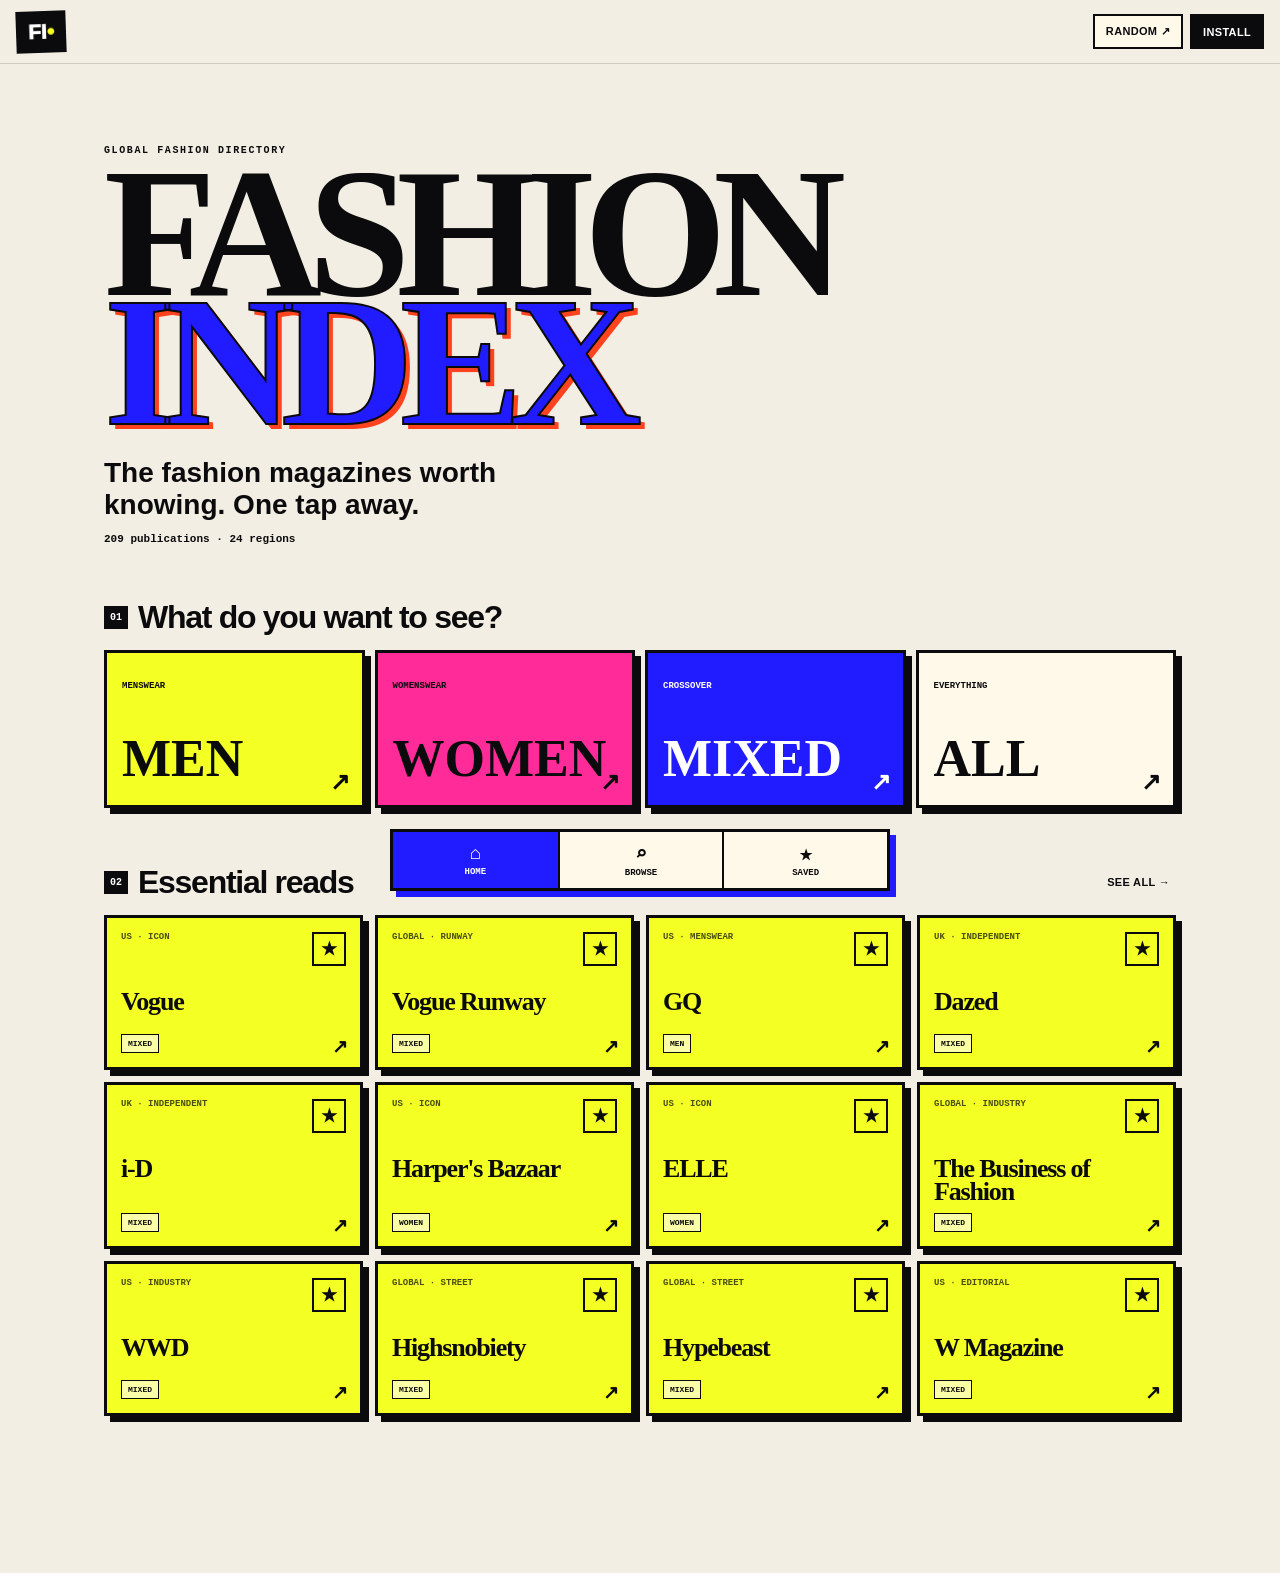
<file: index.html>
<!doctype html>
<html lang="en">
<head>
  <meta charset="UTF-8" />
  <meta name="viewport" content="width=device-width, initial-scale=1, viewport-fit=cover" />
  <meta name="theme-color" content="#211cff" />
  <meta name="description" content="FASHION INDEX. The world's fashion press, one tap away." />
  <meta name="apple-mobile-web-app-capable" content="yes" />
  <meta name="apple-mobile-web-app-status-bar-style" content="black-translucent" />
  <meta name="apple-mobile-web-app-title" content="FASHION INDEX" />
  <link rel="manifest" href="./manifest.webmanifest" />
  <link rel="apple-touch-icon" href="./icons/apple-touch-icon.png" />
  <link rel="icon" href="./icons/icon-192.png" />
  <link rel="stylesheet" href="./styles.css" />
  <title>FASHION INDEX</title>
</head>
<body>
  <div class="art-bg" aria-hidden="true"><i></i><i></i><i></i></div>
  <header class="topbar"><button class="brand" data-nav="home" aria-label="Home">FI<span>•</span></button><div class="topbar-actions"><button id="randomBtn" class="small-button">RANDOM ↗</button><button id="installBtn" class="small-button dark">INSTALL</button></div></header>
  <main>
    <section id="homeView" class="view active">
      <section class="hero"><p class="eyebrow">GLOBAL FASHION DIRECTORY</p><h1>FASHION<br><span>INDEX</span></h1><p class="hero-copy">The fashion magazines worth knowing. One tap away.</p><div class="hero-meta"><strong id="titleCount">0</strong> publications · <strong id="regionCount">0</strong> regions</div></section>
      <section class="home-section"><div class="section-title"><span>01</span><h2>What do you want to see?</h2></div><div class="audience-grid"><button class="audience-card yellow" data-home-audience="men"><small>MENSWEAR</small><b>MEN</b><span>↗</span></button><button class="audience-card pink" data-home-audience="women"><small>WOMENSWEAR</small><b>WOMEN</b><span>↗</span></button><button class="audience-card blue" data-home-audience="mixed"><small>CROSSOVER</small><b>MIXED</b><span>↗</span></button><button class="audience-card cream" data-home-audience="all"><small>EVERYTHING</small><b>ALL</b><span>↗</span></button></div></section>
      <section class="home-section"><div class="section-title"><span>02</span><h2>Essential reads</h2><button class="text-button" data-nav="browse">SEE ALL →</button></div><div id="essentialGrid" class="mag-grid compact-home"></div></section>
    </section>
    <section id="browseView" class="view"><div class="page-head"><div><p class="eyebrow">THE DIRECTORY</p><h2>BROWSE</h2></div><span id="resultCount" class="count-pill">0</span></div><div class="search-box"><input id="searchInput" type="search" autocomplete="off" placeholder="Search a magazine, country or style" aria-label="Search"><button id="clearSearch" aria-label="Clear search">×</button></div><div class="audience-tabs" aria-label="Audience filter"><button data-audience="all" class="active">ALL</button><button data-audience="men">MEN</button><button data-audience="women">WOMEN</button><button data-audience="mixed">MIXED</button></div><details class="filters" id="filterDetails"><summary>FILTERS <span id="filterBadge"></span></summary><div class="filter-fields"><label>Region<select id="regionFilter"><option value="all">All regions</option></select></label><label>Type<select id="typeFilter"><option value="all">All types</option></select></label><label>Sort<select id="sortFilter"><option value="rank">Most influential</option><option value="az">A to Z</option><option value="saved">Saved first</option></select></label></div><button id="resetFilters" class="reset-button">RESET FILTERS</button></details><div id="magazineGrid" class="mag-grid"></div><div id="emptyState" class="empty hidden"><b>NO RESULTS</b><p>Try another search or reset the filters.</p><button id="emptyReset" class="primary-button">RESET</button></div></section>
    <section id="savedView" class="view"><div class="page-head"><div><p class="eyebrow">YOUR RACK</p><h2>SAVED</h2></div><span id="savedCount" class="count-pill">0</span></div><div id="savedGrid" class="mag-grid"></div><div id="savedEmpty" class="empty hidden"><b>NOTHING SAVED YET</b><p>Tap the star on any publication.</p><button class="primary-button" data-nav="browse">BROWSE</button></div></section>
  </main>
  <nav class="bottom-nav" aria-label="Primary navigation"><button data-nav="home" class="active"><span>⌂</span>HOME</button><button data-nav="browse"><span>⌕</span>BROWSE</button><button data-nav="saved"><span>★</span>SAVED</button></nav>
  <dialog id="installDialog"><div class="dialog-card"><button class="dialog-close" id="closeInstall" aria-label="Close">×</button><p class="eyebrow">INSTALL FASHION INDEX</p><h3>Keep it on your home screen.</h3><div id="installInstructions"></div><button id="nativeInstallBtn" class="primary-button hidden">INSTALL NOW</button><p id="androidApkOption" class="hidden"><a href="./downloads/" class="primary-button">GET THE ANDROID APP ↗</a><small>For an app icon without the Chrome badge. Download the APK, then open it from Downloads to finish installing.</small></p></div></dialog>
  <div id="toast" class="toast" aria-live="polite"></div>
  <script src="./data.js"></script><script src="./app.js" defer></script>
</body>
</html>
</file>
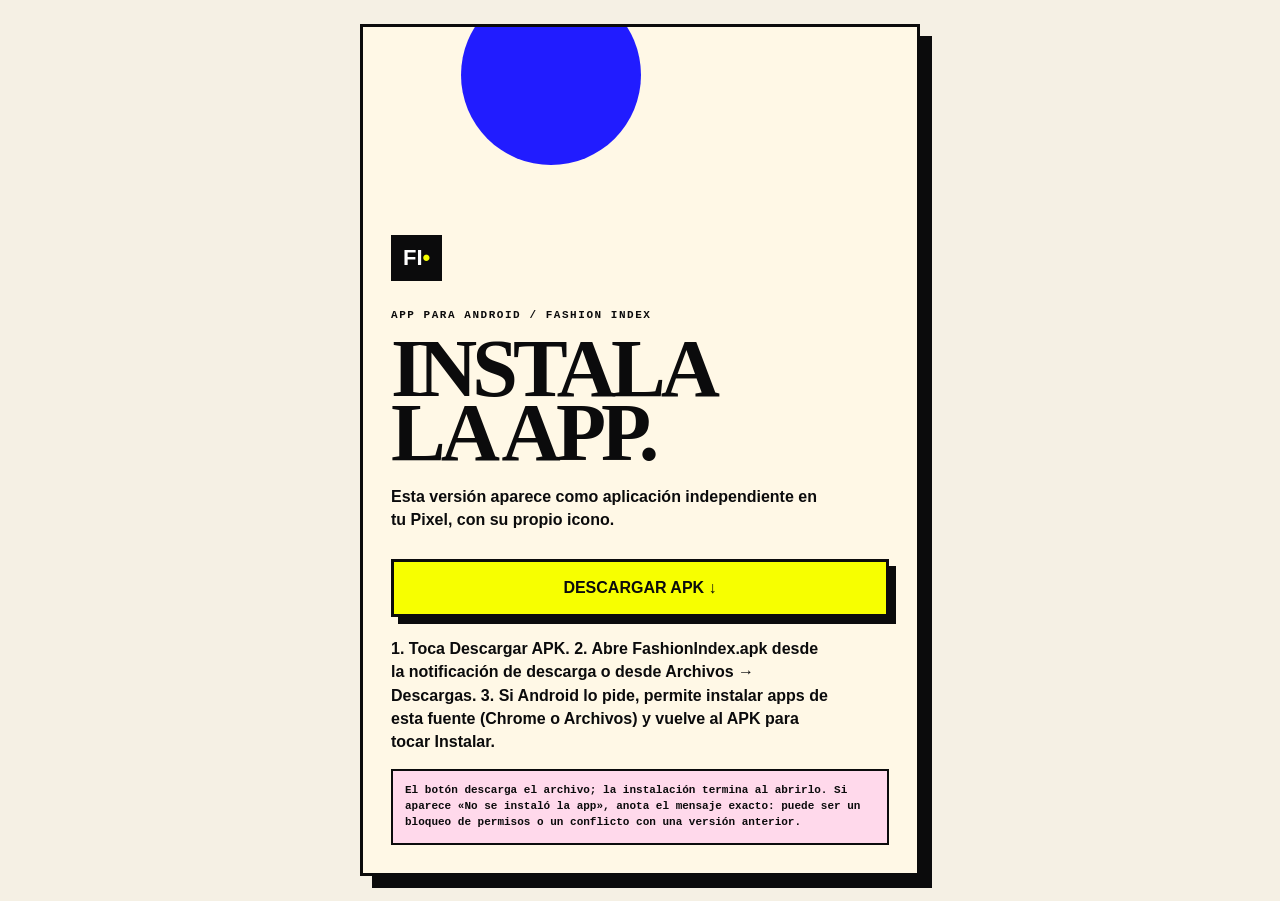
<file: downloads/index.html>
<!doctype html>
<html lang="es">
<head>
  <meta charset="utf-8" />
  <meta name="viewport" content="width=device-width, initial-scale=1" />
  <meta name="theme-color" content="#211cff" />
  <title>Instalar FASHION INDEX</title>
  <style>
    *{box-sizing:border-box}body{margin:0;min-height:100vh;display:grid;place-items:center;background:#f5f0e4;color:#0b0b0c;font-family:Arial,Helvetica,sans-serif;padding:24px}.card{width:min(560px,100%);border:3px solid #0b0b0c;background:#fff8e6;box-shadow:12px 12px 0 #0b0b0c;padding:28px;position:relative;overflow:hidden}.dot{position:absolute;width:180px;height:180px;border-radius:50%;background:#211cff;right:-70px;top:-70px;z-index:0}.card>*{position:relative;z-index:1}.kicker{font:900 11px monospace;letter-spacing:.14em}.logo{display:inline-block;background:#0b0b0c;color:#fff;padding:10px 12px;font-weight:900;font-size:22px;margin-bottom:28px}.logo span{color:#f7ff00}h1{font:900 clamp(48px,12vw,82px)/.78 Georgia,serif;letter-spacing:-.06em;margin:16px 0 20px}p{font-weight:700;line-height:1.45;max-width:440px}.install{display:block;text-decoration:none;text-align:center;background:#f7ff00;color:#0b0b0c;border:3px solid #0b0b0c;box-shadow:7px 7px 0 #0b0b0c;padding:17px;margin:28px 0 20px;font-weight:900}.install:active{transform:translate(3px,3px);box-shadow:4px 4px 0 #0b0b0c}.note{font:800 11px/1.45 monospace;background:#ffd9eb;border:2px solid #0b0b0c;padding:12px}</style>
</head>
<body>
  <main class="card">
    <div class="dot"></div>
    <div class="logo">FI<span>•</span></div>
    <div class="kicker">APP PARA ANDROID / FASHION INDEX</div>
    <h1>INSTALA<br>LA APP.</h1>
    <p>Esta versión aparece como aplicación independiente en tu Pixel, con su propio icono.</p>
    <a class="install" href="./FashionIndex.apk" type="application/vnd.android.package-archive">DESCARGAR APK ↓</a>
    <p>1. Toca Descargar APK. 2. Abre <strong>FashionIndex.apk</strong> desde la notificación de descarga o desde Archivos → Descargas. 3. Si Android lo pide, permite instalar apps de esta fuente (Chrome o Archivos) y vuelve al APK para tocar Instalar.</p>
    <div class="note">El botón descarga el archivo; la instalación termina al abrirlo. Si aparece «No se instaló la app», anota el mensaje exacto: puede ser un bloqueo de permisos o un conflicto con una versión anterior.</div>
  </main>
</body>
</html>
</file>
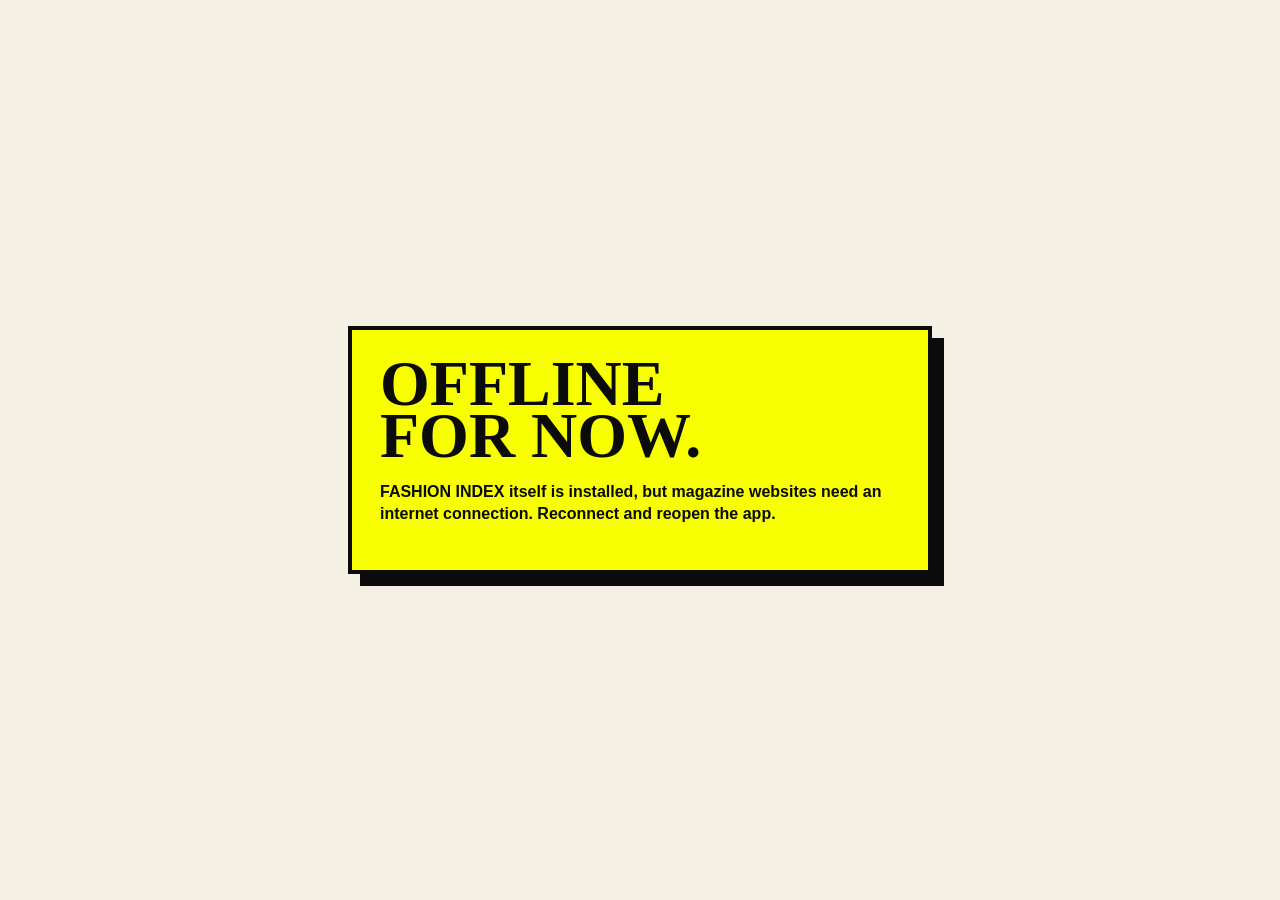
<file: offline.html>
<!doctype html><html><head><meta charset="utf-8"><meta name="viewport" content="width=device-width,initial-scale=1"><meta name="theme-color" content="#2018ff"><title>FASHION INDEX — Offline</title><style>body{margin:0;min-height:100vh;display:grid;place-items:center;background:#f5f0e4;color:#0b0b0c;font-family:Arial,sans-serif}.card{border:4px solid #0b0b0c;background:#f7ff00;box-shadow:12px 12px 0 #0b0b0c;padding:28px;max-width:520px;margin:24px}h1{font:900 64px/.8 Georgia,serif;margin:0 0 20px}p{font-weight:800;line-height:1.4}</style></head><body><div class="card"><h1>OFFLINE<br>FOR NOW.</h1><p>FASHION INDEX itself is installed, but magazine websites need an internet connection. Reconnect and reopen the app.</p></div></body></html>
</file>
<file: styles.css>
:root{--ink:#0b0b0d;--paper:#f3eee3;--cream:#fff9ea;--blue:#211cff;--red:#ff431f;--yellow:#f4ff24;--pink:#ff2b98;--green:#11c57a;--line:2px solid var(--ink);font-family:Arial,Helvetica,sans-serif;color:var(--ink);background:var(--paper)}*{box-sizing:border-box}html{scroll-behavior:smooth}body{margin:0;min-height:100vh;background:var(--paper);overflow-x:hidden}button,input,select{font:inherit;color:inherit}button{cursor:pointer}.hidden{display:none!important}.art-bg{position:fixed;inset:0;z-index:-1;pointer-events:none;overflow:hidden;background:linear-gradient(135deg,#fff8e7 0 62%,#ece4d4 62%)}.art-bg i{position:absolute;display:block;opacity:.95}.art-bg i:nth-child(1){width:46vw;height:46vw;border-radius:50%;background:var(--blue);right:-24vw;top:7vh;mix-blend-mode:multiply}.art-bg i:nth-child(2){width:31vw;height:55vh;background:linear-gradient(135deg,var(--red),var(--pink));left:-19vw;top:38vh;transform:rotate(11deg)}.art-bg i:nth-child(3){width:24vw;height:24vw;background:var(--yellow);left:44vw;bottom:-14vw;transform:rotate(18deg);border:3px solid var(--ink)}.topbar{position:sticky;top:0;z-index:20;height:64px;display:flex;align-items:center;justify-content:space-between;padding:10px 16px;background:rgba(243,238,227,.9);backdrop-filter:blur(16px);border-bottom:1px solid rgba(0,0,0,.14)}.brand{border:0;background:var(--ink);color:#fff;padding:9px 12px;font-weight:950;font-size:21px;transform:rotate(-2deg)}.brand span{color:var(--yellow)}.topbar-actions{display:flex;gap:7px}.small-button,.text-button,.reset-button{border:var(--line);background:var(--cream);font-weight:900;letter-spacing:.03em;padding:9px 11px;font-size:11px}.small-button.dark{background:var(--ink);color:#fff}.text-button{border:0;background:transparent;padding:6px}.reset-button{width:100%;margin-top:10px;background:#fff}main{width:min(1100px,100%);margin:0 auto;padding:0 14px 100px}.view{display:none}.view.active{display:block}.hero{min-height:56vh;padding:9vh 0 40px;display:flex;flex-direction:column;justify-content:center}.eyebrow{margin:0 0 12px;font:900 10px/1.2 monospace;letter-spacing:.16em;text-transform:uppercase}.hero h1{font-family:Georgia,'Times New Roman',serif;font-size:clamp(70px,16vw,184px);line-height:.7;letter-spacing:-.075em;margin:0}.hero h1 span{color:var(--blue);-webkit-text-stroke:2px var(--ink);text-shadow:5px 5px 0 var(--red)}.hero-copy{font-weight:850;font-size:clamp(18px,3vw,28px);max-width:520px;margin:30px 0 12px}.hero-meta{font:900 11px monospace}.home-section{margin:14px 0 56px}.section-title{display:flex;align-items:center;gap:10px;margin-bottom:14px}.section-title>span{background:var(--ink);color:#fff;font:900 10px monospace;padding:6px}.section-title h2{font-size:clamp(20px,4vw,32px);letter-spacing:-.04em;margin:0}.section-title .text-button{margin-left:auto}.audience-grid{display:grid;grid-template-columns:repeat(4,1fr);gap:10px}.audience-card{min-height:158px;border:3px solid var(--ink);padding:15px;text-align:left;position:relative;box-shadow:6px 6px 0 var(--ink);transition:.15s}.audience-card:hover{transform:translate(-2px,-2px);box-shadow:9px 9px 0 var(--ink)}.audience-card small{font:900 9px monospace}.audience-card b{display:block;font:900 clamp(30px,5vw,52px)/.9 Georgia,serif;margin-top:44px}.audience-card span{position:absolute;right:12px;bottom:9px;font-size:24px;font-weight:900}.yellow{background:var(--yellow)}.pink{background:var(--pink)}.blue{background:var(--blue);color:#fff}.cream{background:var(--cream)}.page-head{display:flex;align-items:end;justify-content:space-between;padding:48px 0 18px}.page-head h2{font:900 clamp(54px,12vw,116px)/.74 Georgia,serif;letter-spacing:-.06em;margin:0}.count-pill{border:2px solid var(--ink);background:var(--yellow);padding:8px 10px;font:900 12px monospace;box-shadow:3px 3px 0 var(--ink)}.search-box{display:flex;border:3px solid var(--ink);background:#fff;box-shadow:5px 5px 0 var(--ink);margin:8px 0 16px}.search-box input{flex:1;border:0;outline:0;background:transparent;padding:15px;font-weight:800;font-size:15px;min-width:0}.search-box button{border:0;border-left:2px solid var(--ink);background:var(--yellow);width:48px;font-size:24px;font-weight:900}.audience-tabs{display:grid;grid-template-columns:repeat(4,1fr);gap:6px;margin:16px 0}.audience-tabs button{border:2px solid var(--ink);background:var(--cream);padding:11px 5px;font-weight:900}.audience-tabs button.active{background:var(--blue);color:#fff}.filters{border-top:1px solid rgba(0,0,0,.2);border-bottom:1px solid rgba(0,0,0,.2);padding:10px 0;margin:12px 0 18px}.filters summary{cursor:pointer;font:900 11px monospace;list-style:none;display:flex;justify-content:space-between}.filters summary::-webkit-details-marker{display:none}.filter-fields{display:grid;grid-template-columns:repeat(3,1fr);gap:8px;margin-top:12px}.filter-fields label{font:900 9px monospace;text-transform:uppercase}.filter-fields select{display:block;width:100%;border:2px solid var(--ink);background:#fff;padding:10px;margin-top:4px;font-weight:800}.mag-grid{display:grid;grid-template-columns:repeat(3,minmax(0,1fr));gap:12px}.mag-card{position:relative;min-height:180px;background:#fff;border:3px solid var(--ink);padding:14px;box-shadow:6px 6px 0 var(--ink);display:flex;flex-direction:column;transition:.15s}.mag-card:hover{transform:translate(-2px,-3px);box-shadow:9px 10px 0 var(--ink)}.mag-card.essential{background:var(--yellow)}.mag-top{display:flex;align-items:flex-start;justify-content:space-between;gap:8px}.mag-kicker{font:900 9px monospace;text-transform:uppercase;opacity:.72}.save-btn{border:2px solid var(--ink);background:transparent;width:34px;height:34px;font-size:18px;font-weight:900}.save-btn.active{background:var(--ink);color:var(--yellow)}.mag-card h3{font:900 clamp(25px,3.4vw,39px)/.9 Georgia,serif;letter-spacing:-.045em;margin:24px 0 10px;overflow-wrap:anywhere}.mag-meta{display:flex;gap:5px;flex-wrap:wrap;margin-top:auto}.tag{border:1px solid var(--ink);padding:4px 6px;font:800 8px monospace;text-transform:uppercase;background:rgba(255,255,255,.6)}.open-label{position:absolute;right:12px;bottom:9px;font-weight:900;font-size:19px}.compact-home{grid-template-columns:repeat(4,minmax(0,1fr))}.compact-home .mag-card{min-height:155px}.compact-home .mag-card h3{font-size:26px}.empty{text-align:center;border:3px dashed var(--ink);background:rgba(255,255,255,.7);padding:44px 18px;margin:24px 0}.empty b{font:900 clamp(32px,7vw,60px)/.9 Georgia,serif}.empty p{font-weight:750}.primary-button{border:3px solid var(--ink);background:var(--yellow);padding:12px 16px;font-weight:900;box-shadow:5px 5px 0 var(--ink)}.bottom-nav{position:fixed;left:50%;transform:translateX(-50%);bottom:max(9px,env(safe-area-inset-bottom));z-index:30;width:min(500px,calc(100% - 20px));display:grid;grid-template-columns:repeat(3,1fr);border:3px solid var(--ink);background:var(--ink);box-shadow:6px 6px 0 var(--blue)}.bottom-nav button{border:0;background:var(--cream);padding:10px 4px;font:900 9px monospace}.bottom-nav button+button{border-left:2px solid var(--ink)}.bottom-nav button.active{background:var(--blue);color:#fff}.bottom-nav span{display:block;font-size:19px;margin-bottom:2px}dialog{border:0;padding:0;background:transparent;width:min(460px,calc(100% - 26px))}dialog::backdrop{background:rgba(0,0,0,.64);backdrop-filter:blur(4px)}.dialog-card{position:relative;background:var(--pink);border:3px solid var(--ink);box-shadow:10px 10px 0 var(--ink);padding:22px}.dialog-card h3{font:900 40px/.9 Georgia,serif;letter-spacing:-.04em;margin:16px 0}.dialog-card p,.dialog-card li{font-weight:750;line-height:1.35}.dialog-close{position:absolute;right:10px;top:10px;width:38px;height:38px;border:2px solid var(--ink);background:var(--yellow);font-size:24px;font-weight:900}.toast{position:fixed;left:50%;bottom:86px;transform:translate(-50%,20px);background:var(--ink);color:#fff;border:2px solid #fff;padding:9px 13px;font:900 10px monospace;opacity:0;pointer-events:none;transition:.18s;z-index:50}.toast.show{opacity:1;transform:translate(-50%,0)}@media(max-width:820px){.audience-grid{grid-template-columns:1fr 1fr}.mag-grid{grid-template-columns:1fr 1fr}.compact-home{grid-template-columns:1fr 1fr}.filter-fields{grid-template-columns:1fr}.hero{min-height:50vh}}@media(max-width:520px){main{padding-left:11px;padding-right:11px}.topbar{padding:9px 11px}.small-button{font-size:9px;padding:8px}.hero{padding-top:7vh}.hero h1{font-size:22vw}.audience-grid{grid-template-columns:1fr 1fr}.audience-card{min-height:128px}.audience-card b{margin-top:30px}.mag-grid,.compact-home{grid-template-columns:1fr}.mag-card{min-height:155px}.page-head{padding-top:38px}.page-head h2{font-size:18vw}.search-box input{font-size:14px}.art-bg i:nth-child(1){width:78vw;height:78vw;right:-45vw}.art-bg i:nth-child(2){width:65vw;left:-44vw}.art-bg i:nth-child(3){width:42vw;height:42vw;left:45vw}}@media(prefers-reduced-motion:reduce){*{scroll-behavior:auto!important;transition:none!important}}
</file>
